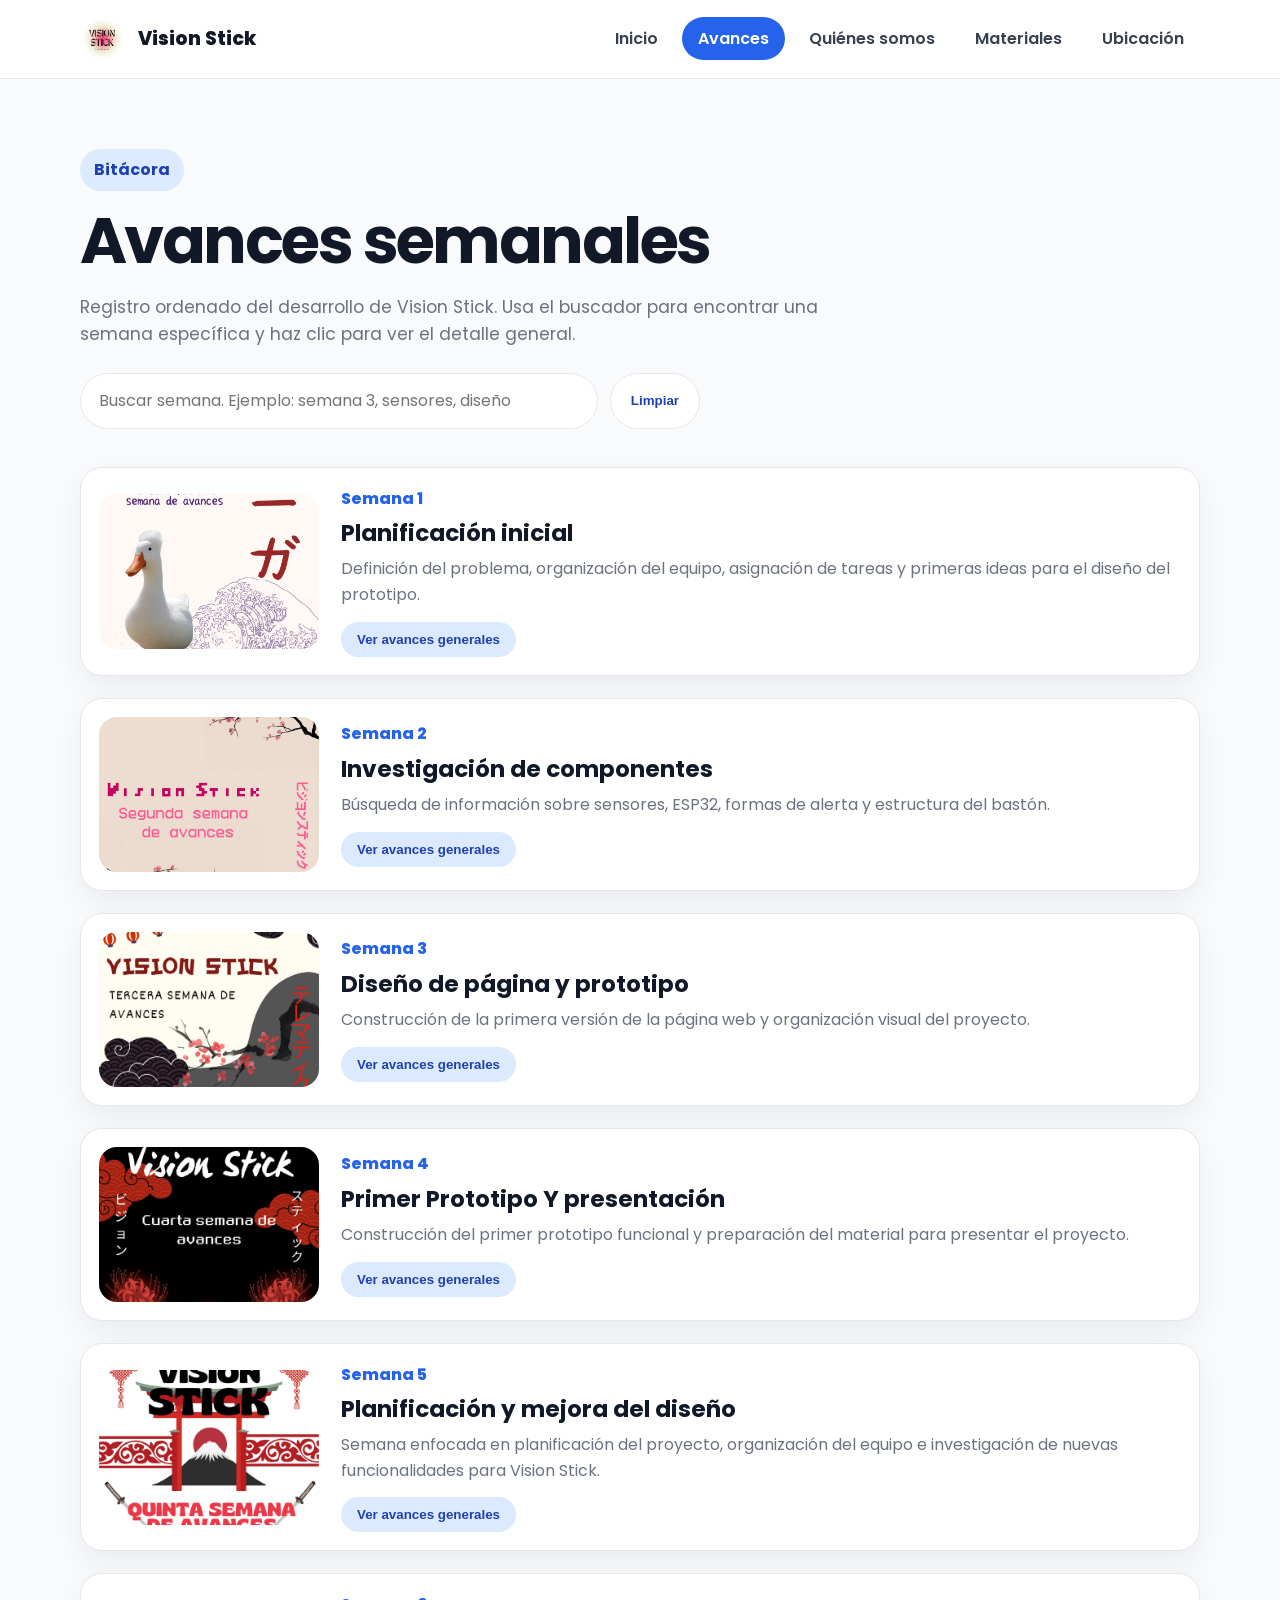
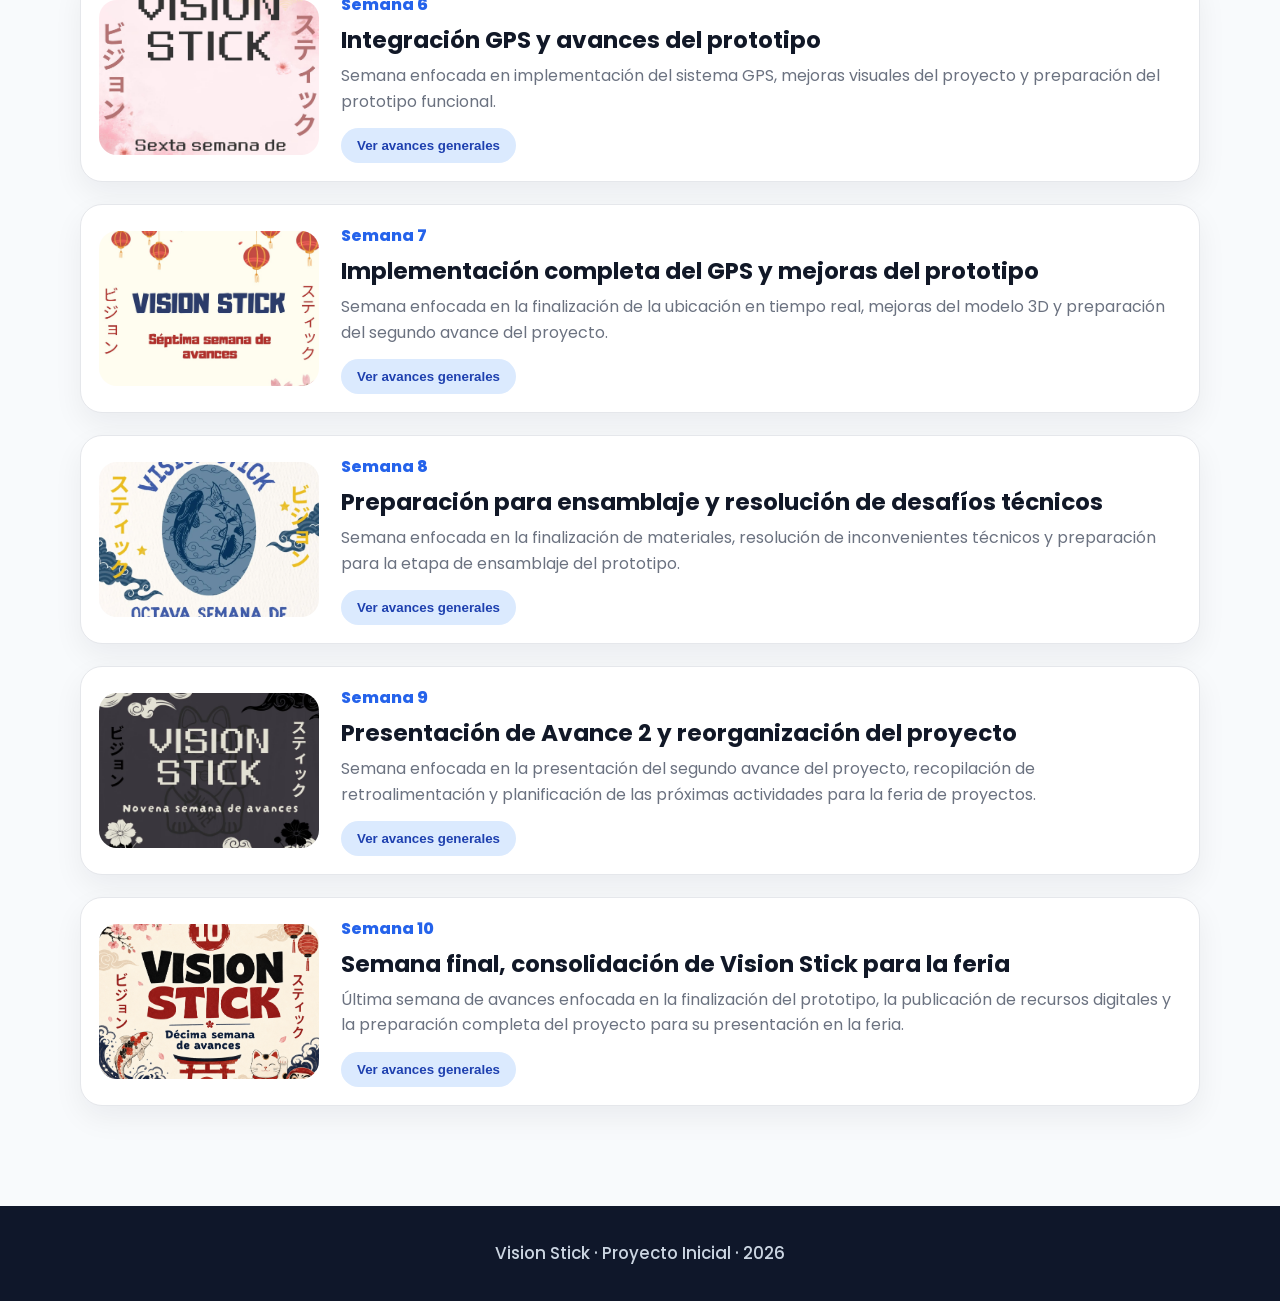
<file: avances.html>
<!DOCTYPE html>
<html lang="es">
<head>
  <meta charset="UTF-8" />
  <meta name="viewport" content="width=device-width, initial-scale=1.0" />
  <title>Avances | Vision Stick</title>
  <link rel="stylesheet" href="styles.css" />
  <link rel="icon" href="assets/logo.png" type="image/png">
  <script defer src="script.js"></script>
</head>
<body>
  <header class="site-header">
    <nav class="navbar container">
      <a class="brand" href="index.html"><img src="assets/logo.png" alt="Logo Vision Stick" /><span>Vision Stick</span></a>
      <button class="menu-toggle" aria-label="Abrir menú">☰</button>
      <ul class="nav-links"><li><a href="index.html">Inicio</a></li><li><a href="avances.html" class="active">Avances</a></li><li><a href="equipo.html">Quiénes somos</a></li><li><a href="materiales.html">Materiales</a></li><li><a href="ubicacion.html">Ubicación</a></li></ul>
    </nav>
  </header>

  <main class="page-main">
    <section class="page-hero container">
      <span class="tag">Bitácora</span>
      <h1>Avances semanales</h1>
      <p>Registro ordenado del desarrollo de Vision Stick. Usa el buscador para encontrar una semana específica y haz clic para ver el detalle general.</p>
      <div class="search-box"><input id="weekSearch" type="search" placeholder="Buscar semana. Ejemplo: semana 3, sensores, diseño" /><button id="clearSearch" class="btn secondary">Limpiar</button></div>
    </section>

    <section class="container timeline" id="timeline">
      <article class="week-card expandable-week" id="semana-1" data-week="semana 1 planificación compra materiales asignación tareas equipo">
        <img src="assets/Semana-1.png" alt="Evidencia semana 1" />
        <div><span>Semana 1</span><h2>Planificación inicial</h2><p>Definición del problema, organización del equipo, asignación de tareas y primeras ideas para el diseño del prototipo.</p><button class="read-more">Ver avances generales</button><div class="week-detail"><ul><li>Se definió la idea central del proyecto Vision Stick.</li><li>Se asignaron roles de trabajo por integrante.</li><li>Se comenzó la búsqueda de materiales y posibles componentes.</li><li>Se estableció la necesidad de documentar el proceso semanalmente.</li></ul></div></div>
      </article>
      <article class="week-card expandable-week" id="semana-2" data-week="semana 2 investigación sensores esp32 gps componentes materiales">
        <img src="assets/semana-2.jpeg" alt="Evidencia semana 2" />
        <div><span>Semana 2</span><h2>Investigación de componentes</h2><p>Búsqueda de información sobre sensores, ESP32, formas de alerta y estructura del bastón.</p><button class="read-more">Ver avances generales</button><div class="week-detail"><ul><li>Se investigó el funcionamiento de sensores ultrasónicos.</li><li>Se revisó el uso del ESP32 como controlador del sistema.</li><li>Se definió el uso de motores vibradores como forma de alerta.</li><li>Se compararon opciones para alimentar el prototipo con batería recargable.</li></ul></div></div>
      </article>
      <article class="week-card expandable-week" id="semana-3" data-week="semana 3 diseño página web identidad visual prototipo">
        <img src="assets/semana-3.jpeg" alt="Evidencia semana 3" />
        <div><span>Semana 3</span><h2>Diseño de página y prototipo</h2><p>Construcción de la primera versión de la página web y organización visual del proyecto.</p><button class="read-more">Ver avances generales</button><div class="week-detail"><ul><li>Se creó una página inicial para presentar el proyecto.</li><li>Se organizaron secciones como inicio, avances y equipo.</li><li>Se comenzó a definir la estética visual de Vision Stick.</li><li>Se preparó contenido para explicar el propósito del bastón.</li></ul></div></div>
      </article>
      <article class="week-card expandable-week" id="semana-4" data-week="semana 4 pruebas montaje programación conexiones">
        <img src="assets/semana-4.jpeg" alt="Evidencia semana 4" />
        <div><span>Semana 4</span><h2>Primer Prototipo Y presentación</h2><p>Construcción del primer prototipo funcional y preparación del material para presentar el proyecto.</p><button class="read-more">Ver avances generales</button><div class="week-detail"><ul><li>Se realizaron conexiones iniciales entre sensores y ESP32.</li><li>Se planteó la distancia e tener en cuenta para el proyecto</li><li>Se preparó la presentación del proyecto para la clase, profesor y ayudante.</li><li>Se probaron componentes y alimentación del sistema.</li></ul></div></div>
      </article>
      <article class="week-card expandable-week" id="semana-5" data-week="semana 5 documentación evidencia redes sociales presentación">
        <img src="assets/semana-5.jpg" alt="Evidencia semana 5" />
        <div><span>Semana 5</span><h2>Planificación y mejora del diseño</h2><p>Semana enfocada en planificación del proyecto, organización del equipo e investigación de nuevas funcionalidades para Vision Stick.</p><button class="read-more">Ver avances generales</button><div class="week-detail"><ul><li>Se organizó la planificación de las siguientes etapas del proyecto.</li><li>Se diseñó un modelo preliminar del bastón con distribución estimada de componentes.</li><li>Se analizaron posibles ubicaciones internas para sensores, batería y motores vibradores.</li><li>Se investigó la integración de GPS para localización del bastón.</li></ul></div></div>
      </article>
       <article class="week-card expandable-week" id="semana-6" data-week="semana 6">
        <img src="assets/semana-6.jpeg" alt="Evidencia semana 6" />
        <div><span>Semana 6</span><h2>Integración GPS y avances del prototipo</h2><p>Semana enfocada en implementación del sistema GPS, mejoras visuales del proyecto y preparación del prototipo funcional.</p><button class="read-more">Ver avances generales</button><div class="week-detail"><ul><li>Se completó la adquisición de todos los materiales necesarios para comenzar el ensamblaje del prototipo.</li><li>Se analizaron posibles ubicaciones internas para sensores, batería, GPS y motores vibradores.</li><li>Se implementó el módulo GPS NEO-M8N en la página principal para visualizar la ubicación del bastón.</li><li>Se presentó el proyecto a ayudantes de Proyecto Inicial, recibiendo feedback positivo e ideas para futuras mejoras.</li></ul></div>
      </article>
       <article class="week-card expandable-week" id="semana-7" data-week="semana 7">
        <img src="assets/Semana-7.jpeg" alt="Evidencia semana 7" />
        <div><span>Semana 7</span><h2>Implementación completa del GPS y mejoras del prototipo</h2><p>Semana enfocada en la finalización de la ubicación en tiempo real, mejoras del modelo 3D y preparación del segundo avance del proyecto.</p><button class="read-more">Ver avances generales</button><div class="week-detail"><ul><li>Se completó la implementación del sistema de ubicación en tiempo real, permitiendo visualizar la posición del prototipo directamente desde la página web.</li><li>Se realizaron mejoras significativas en el diseño y estructura del modelo 3D del bastón, avanzando hacia una representación más completa y funcional .</li><li>Se presentó la propuesta electrónica interna del proyecto, incluyendo sensores ultrasónicos, sistema de vibración y distribución de componentes. El profesor Nicolás Torres y el ayudante Christian Riquelme aprobaron el avance, entregando retroalimentación positiva sobre la solución propuesta.</li><li>Se avanzó en la preparación del segundo hito de evaluación, desarrollando la presentación y organizando la documentación necesaria para exponer los progresos del proyecto.</li></ul></div>
      </article>
      <article class="week-card expandable-week" id="semana-8" data-week="semana 8">
        <img src="assets/semana-8.png" alt="Evidencia semana 8" />
        <div><span>Semana 8</span><h2>Preparación para ensamblaje y resolución de desafíos técnicos</h2><p>Semana enfocada en la finalización de materiales, resolución de inconvenientes técnicos y preparación para la etapa de ensamblaje del prototipo.</p><button class="read-more">Ver avances generales</button><div class="week-detail"><ul><li>Se dejó definida la planificación para la etapa de ensamblaje del prototipo, organizando la integración de los componentes electrónicos y la estructura física del Vision Stick.</li><li>Se finalizó la presentación correspondiente al segundo avance del proyecto, incorporando los progresos técnicos y de diseño desarrollados durante las últimas semanas.</li><li>Durante las pruebas del sistema se detectó una falla en uno de los módulos ESP32 utilizados en el proyecto. Para asegurar la continuidad del desarrollo, se adquirió una nueva placa ESP32 y se realizaron nuevamente las pruebas de funcionamiento.</li><li>También se presentaron inconvenientes con algunos componentes electrónicos, incluyendo daños en el controlador ULN2003AN y en la antena del módulo GPS NEO-M8N. Como resultado, se tomó la decisión de reemplazar los componentes afectados e implementar temporalmente un módulo GPS NEO-6M para continuar con las pruebas y validaciones del sistema mientras se gestionaba la reposición del módulo principal.</li></ul></div>
      </article>
      <article class="week-card expandable-week" id="semana-9" data-week="semana 9">
        <img src="assets/semana-9.jpeg" alt="Evidencia semana 9" />
        <div><span>Semana 9</span><h2>Presentación de Avance 2 y reorganización del proyecto</h2><p>Semana enfocada en la presentación del segundo avance del proyecto, recopilación de retroalimentación y planificación de las próximas actividades para la feria de proyectos.</p><button class="read-more">Ver avances generales</button><div class="week-detail"><ul><li>Se expusieron los principales avances técnicos, de diseño y planificación del proyecto.</li><li>La presentación tuvo una recepción positiva y permitió validar la dirección general del proyecto.</li><li>Se comenzó a recopilar información, evidencias y material de apoyo para la feria de proyectos, instancia en la que se presentará el funcionamiento y propósito de nuestro proyecto con mayor profundidad.</li><li>Se definió un plan de contingencia para reorganizar tareas y retomar el cronograma original durante la semana siguiente.</li></ul></div>
      </article>
      <article class="week-card expandable-week" id="semana-10" data-week="semana 10">
        <img src="assets/semana-10.png" alt="Evidencia semana 10" />
        <div><span>Semana 10</span><h2>Semana final, consolidación de Vision Stick para la feria</h2><p>Última semana de avances enfocada en la finalización del prototipo, la publicación de recursos digitales y la preparación completa del proyecto para su presentación en la feria.</p><button class="read-more">Ver avances generales</button><div class="week-detail"><ul><li>Se finalizó el armado físico del bastón Vision Stick, integrando estructura, electrónica, sensores, vibración y piezas del prototipo.</li><li>Se publicó el video promocional del proyecto, destacando su propósito, funcionamiento e impacto esperado.</li><li>Se actualizó la página web con una sección especial de materiales, incluyendo descripciones de los componentes utilizados.</li><li>Se incorporaron los modelos 3D usados en el prototipo, permitiendo su visualización y descarga para fomentar la replicabilidad del proyecto.</li><li>Se completaron los folletos informativos para la feria, incorporando información del sistema, diseño visual y códigos QR.</li><li>Se realizó la preparación final para la feria de proyectos, revisando el prototipo y organizando los recursos de exposición.</li><li>Con esta semana, Vision Stick cierra su etapa de avances con una versión más completa, documentada y lista para ser presentada.</li></ul></div>
      </article>
    </section>
  </main>
  <footer class="footer"><div class="container footer-simple">Vision Stick · Proyecto Inicial · 2026</div></footer>
</body>
</html>
</file>
<file: styles.css>
@import url('https://fonts.googleapis.com/css2?family=Poppins:wght@400;500;600;700;800&display=swap');
:root{--primary:#2563eb;--primary-dark:#1e40af;--accent:#14b8a6;--text:#111827;--muted:#6b7280;--bg:#f8fafc;--card:#ffffff;--line:#e5e7eb;--soft:#eef6ff;--radius:22px;--shadow:0 18px 45px rgba(15,23,42,.10)}
*{box-sizing:border-box;margin:0;padding:0}html{scroll-behavior:smooth}body{font-family:Poppins,Arial,sans-serif;background:var(--bg);color:var(--text);line-height:1.6}img{max-width:100%;display:block}a{text-decoration:none;color:inherit}.container{width:min(1120px,92%);margin:auto}.site-header{position:sticky;top:0;z-index:10;background:rgba(255,255,255,.88);backdrop-filter:blur(14px);border-bottom:1px solid var(--line)}.navbar{height:78px;display:flex;align-items:center;justify-content:space-between}.brand{display:flex;align-items:center;gap:12px;font-weight:800;font-size:1.2rem}.brand img{width:46px;height:46px;border-radius:12px;object-fit:cover}.nav-links{display:flex;align-items:center;gap:8px;list-style:none}.nav-links a{padding:10px 16px;border-radius:999px;font-weight:600;color:#374151}.nav-links a:hover,.nav-links a.active{background:var(--primary);color:white}.menu-toggle{display:none;border:0;background:var(--primary);color:#fff;font-size:1.5rem;border-radius:12px;padding:8px 12px}.hero{padding:80px 0;background:linear-gradient(135deg,#eff6ff 0%,#ffffff 55%,#ecfeff 100%)}.hero-grid{display:grid;grid-template-columns:1.05fr .95fr;gap:48px;align-items:center}.tag{display:inline-flex;background:#dbeafe;color:var(--primary-dark);font-weight:700;border-radius:999px;padding:8px 14px;margin-bottom:16px}.hero h1,.page-hero h1{font-size:clamp(2.2rem,5vw,4.4rem);line-height:1.05;margin-bottom:20px;letter-spacing:-.04em}.hero p,.page-hero p,.section-heading p{font-size:1.08rem;color:var(--muted);max-width:760px}.hero-actions{display:flex;gap:14px;flex-wrap:wrap;margin-top:28px}.btn{display:inline-flex;align-items:center;justify-content:center;border-radius:999px;padding:12px 20px;font-weight:700;border:1px solid transparent;cursor:pointer}.primary{background:var(--primary);color:#fff}.primary:hover{background:var(--primary-dark)}.secondary{background:#fff;color:var(--primary-dark);border-color:var(--line)}.hero-card{position:relative;background:#fff;padding:16px;border-radius:30px;box-shadow:var(--shadow)}.hero-card img{height:390px;width:100%;object-fit:cover;border-radius:24px}.status-card{position:absolute;left:34px;bottom:34px;background:rgba(255,255,255,.92);backdrop-filter:blur(8px);padding:14px 18px;border-radius:18px;box-shadow:0 10px 28px rgba(0,0,0,.14)}.status-card strong,.status-card span{display:block}.status-card span{color:var(--muted);font-size:.9rem}.section{padding:78px 0}.section-heading{text-align:center;margin-bottom:34px}.section-heading h2,.split-card h2{font-size:clamp(1.9rem,4vw,3rem);line-height:1.15;margin-bottom:12px}.info-grid,.tech-grid,.contact-grid,.roles-grid,.team-grid{display:grid;gap:22px}.info-grid{grid-template-columns:repeat(3,1fr)}.info-card,.tech-card,.contact-card,.role-card,.member-card{background:var(--card);border:1px solid var(--line);border-radius:var(--radius);padding:24px;box-shadow:0 12px 30px rgba(15,23,42,.06)}.info-card h3,.tech-card h3,.contact-card h3,.role-card h2,.member-card h3{margin-bottom:8px}.info-card p,.tech-card p,.contact-card p,.role-card span,.member-card p{color:var(--muted)}.soft-bg{background:var(--soft)}.tech-grid,.contact-grid{grid-template-columns:repeat(3,1fr)}.tech-card img{height:210px;width:100%;object-fit:cover;border-radius:18px;margin-bottom:18px}.contact-card{transition:.2s}.contact-card:hover{transform:translateY(-5px);box-shadow:var(--shadow)}.contact-card img{height:170px;width:100%;object-fit:cover;border-radius:18px;margin-bottom:16px}.split-card{display:flex;align-items:center;justify-content:space-between;gap:24px;background:#0f172a;color:white;padding:36px;border-radius:30px}.split-card p{color:#cbd5e1;max-width:720px}.page-main{padding-bottom:60px}.page-hero{padding:70px 0 38px}.search-box{display:flex;gap:12px;margin-top:24px;max-width:620px}.search-box input{width:100%;padding:14px 18px;border-radius:999px;border:1px solid var(--line);font:inherit;outline:none}.search-box input:focus{border-color:var(--primary);box-shadow:0 0 0 4px #dbeafe}.timeline{display:grid;gap:22px}.week-card{display:grid;grid-template-columns:220px 1fr;gap:22px;align-items:center;background:#fff;border:1px solid var(--line);border-radius:var(--radius);padding:18px;box-shadow:0 12px 30px rgba(15,23,42,.06);scroll-margin-top:95px}.week-card img{height:155px;width:100%;object-fit:cover;border-radius:18px}.week-card span{font-weight:800;color:var(--primary)}.week-card h2{font-size:1.45rem;margin:4px 0}.week-card p{color:var(--muted)}.week-card.hidden{display:none}.roles-grid{grid-template-columns:repeat(2,1fr);margin-bottom:20px}.role-card p{font-weight:800;margin-bottom:6px}.team-grid{grid-template-columns:repeat(4,1fr)}.member-card{text-align:center}.member-card img{width:120px;height:120px;border-radius:50%;object-fit:cover;margin:0 auto 14px}.footer{background:#0f172a;color:#e5e7eb;padding:34px 0;margin-top:40px}.footer-grid{display:grid;grid-template-columns:1.3fr .7fr .8fr;gap:24px;align-items:center}.footer p{color:#cbd5e1;margin-top:10px}.footer-links{display:grid;gap:8px}.footer-links a:hover{color:#93c5fd}.footer-logos{display:flex;gap:12px;justify-content:flex-end}.footer-logos img{height:64px;width:110px;object-fit:cover;border-radius:14px;background:white}.footer-simple{width:100%;text-align:center;color:#cbd5e1;font-size:1.05rem;font-weight:500}.footer-brand img{width:42px;height:42px}
@media (max-width:860px){.menu-toggle{display:block}.nav-links{position:absolute;top:78px;left:0;right:0;display:none;flex-direction:column;background:white;border-bottom:1px solid var(--line);padding:18px}.nav-links.open{display:flex}.hero-grid,.info-grid,.tech-grid,.contact-grid,.roles-grid,.team-grid,.footer-grid{grid-template-columns:1fr}.hero{padding:48px 0}.hero-card img{height:280px}.split-card{display:block}.split-card .btn{margin-top:20px}.week-card{grid-template-columns:1fr}.footer-logos{justify-content:flex-start}.search-box{flex-direction:column}.section{padding:54px 0}}
.materials-grid{display:grid;grid-template-columns:repeat(2,1fr);gap:20px}.material-card{background:#fff;border:1px solid var(--line);border-radius:var(--radius);box-shadow:0 12px 30px rgba(15,23,42,.06);overflow:hidden}.expand-btn{width:100%;border:0;background:#fff;display:flex;align-items:center;justify-content:space-between;gap:14px;padding:22px 24px;font:inherit;font-weight:800;color:var(--text);cursor:pointer;text-align:left}.expand-btn b{width:34px;height:34px;border-radius:50%;background:#dbeafe;color:var(--primary-dark);display:grid;place-items:center;font-size:1.25rem;flex:0 0 auto}.expand-content,.week-detail,.member-detail{display:none;color:var(--muted)}.material-card .expand-content{padding:0 24px 24px}.expandable-card.open .expand-content,.expandable-week.open .week-detail,.expandable-member.open .member-detail{display:block}.expandable-card.open .expand-btn b{background:var(--primary);color:#fff}.dark-tag{background:rgba(255,255,255,.14);color:#fff}.read-more{margin-top:14px;border:0;background:#dbeafe;color:var(--primary-dark);font-weight:800;border-radius:999px;padding:10px 16px;cursor:pointer}.read-more:hover{background:var(--primary);color:#fff}.week-detail{margin-top:14px;background:#f8fafc;border:1px solid var(--line);border-radius:18px;padding:16px 18px}.week-detail ul{padding-left:18px}.week-detail li{margin:7px 0;color:#4b5563}.member-card{cursor:pointer;transition:.2s}.member-card:hover{transform:translateY(-4px);box-shadow:var(--shadow)}.member-detail{margin-top:14px;padding-top:14px;border-top:1px solid var(--line);font-size:.92rem;text-align:left}.member-card.highlight{outline:3px solid #bfdbfe;box-shadow:var(--shadow)}.member-card.hidden{display:none}.no-results{grid-column:1/-1;background:#fff;border:1px dashed var(--line);border-radius:var(--radius);padding:24px;text-align:center;color:var(--muted)}
@media (max-width:860px){.materials-grid{grid-template-columns:1fr}.expand-btn{padding:20px}.material-card .expand-content{padding:0 20px 20px}}
.material-img{width:100%;height:170px;object-fit:cover;border-bottom:1px solid var(--line);background:#eef6ff}.material-card .expand-btn{border-radius:0}.material-card.open .material-img{filter:saturate(1.08)}
.section-description{
    text-align: center;
    max-width: 850px;
    margin: 0 auto 40px;
    color: #cfcfcf;
    line-height: 1.7;
    font-size: 1rem;
}
.team-grida{
    display: flex;
    justify-content: center;
    align-items: stretch;
    gap: 40px;
    flex-wrap: wrap;
    margin-top: 40px;
}
.team-card{
    width: 320px;
    background: #111827;
    border-radius: 18px;
    overflow: hidden;
    box-shadow: 0 4px 20px rgba(0,0,0,0.25);
    transition: transform 0.3s ease;
}
.team-card:hover{
    transform: translateY(-5px);
}
.team-img{
    width: 100%;
    height: 320px;
    object-fit: cover;
    object-position: center;
    display: block;
}
.team-info{
    padding: 20px;
    text-align: center;
}
.team-role{
    color: #00bfff;
    font-weight: 600;
    margin: 10px 0;
}
.team-text{
    color: #d9d9d9;
    line-height: 1.6;
}
.loc-hero{
  padding:72px 0 36px;
  background:radial-gradient(circle at top left, rgba(20,184,166,.25), transparent 34%), linear-gradient(135deg,#eef7ff,#f9fbff);
}
.loc-hero-grid{
  display:grid;
  grid-template-columns:1.2fr .8fr;
  gap:34px;
  align-items:center;
}
.loc-badge{
  display:inline-block;
  background:#dff7f3;
  color:#0f766e;
  padding:9px 14px;
  border-radius:999px;
  font-weight:800;
  margin-bottom:18px;
}
.loc-hero-text h1{
  font-size:clamp(2.2rem,5vw,4.4rem);
  line-height:1.05;
  margin:0 0 18px;
  letter-spacing:-.04em;
}
.loc-hero-text p{
  color:var(--muted);
  font-size:1.08rem;
  line-height:1.8;
  max-width:680px;
}
.loc-search-card,
.loc-status-card,
.loc-result-panel,
.loc-map-panel,
.loc-step-card{
  background:var(--card);
  border:1px solid var(--line);
  box-shadow:0 18px 40px rgba(37,99,235,.12);
  border-radius:var(--radius);
}
.loc-search-card{
  padding:22px;
  margin-top:28px;
}
.loc-search-card label{
  display:block;
  font-weight:800;
  margin-bottom:12px;
}
.loc-search-box{
  display:flex;
  gap:12px;
}
.loc-search-box input{
  flex:1;
  border:1px solid var(--line);
  border-radius:16px;
  padding:15px 16px;
  font-size:1rem;
  outline:none;
  font-family:inherit;
}
.loc-search-box input:focus{
  border-color:var(--primary);
  box-shadow:0 0 0 4px rgba(37,99,235,.12);
}
.loc-search-box button{
  border:none;
  border-radius:16px;
  background:var(--primary);
  color:white;
  font-weight:800;
  padding:0 24px;
  cursor:pointer;
  font-family:inherit;
}
.loc-search-box button:hover{
  background:var(--primary-dark);
}
.loc-search-card small{
  display:block;
  margin-top:10px;
  color:var(--muted);
}
.loc-status-card{
  padding:28px;
  text-align:center;
}
.loc-status-icon{
  width:82px;
  height:82px;
  display:grid;
  place-items:center;
  margin:0 auto 16px;
  border-radius:50%;
  background:#e8f0ff;
  font-size:2.2rem;
}
.loc-status-card h2{
  margin:0 0 8px;
}
.loc-status-card p{
  color:var(--muted);
}
.loc-status-list{
  display:grid;
  gap:12px;
  margin-top:22px;
}
.loc-status-list div{
  display:flex;
  justify-content:space-between;
  gap:16px;
  padding:13px 14px;
  background:#f8fbff;
  border-radius:14px;
  border:1px solid var(--line);
}
.loc-status-list span{
  color:var(--muted);
}
.loc-dashboard{
  padding:46px 0;
}
.loc-dashboard-grid{
  display:grid;
  grid-template-columns:.85fr 1.15fr;
  gap:26px;
  align-items:stretch;
}
.loc-result-panel,
.loc-map-panel{
  padding:24px;
  position:relative;
}
.loc-result{
  color:var(--muted);
  line-height:1.8;
  padding:18px;
  border-radius:16px;
  background:#f8fbff;
  border:1px solid var(--line);
}
.loc-result strong{
  color:var(--text);
}
.loc-mini-info{
  display:grid;
  gap:14px;
  margin-top:18px;
}
.loc-mini-info div{
  padding:16px;
  background:#f8fbff;
  border-radius:16px;
  border:1px solid var(--line);
}
.loc-mini-info span{
  display:block;
  color:var(--muted);
  font-size:.9rem;
  margin-bottom:6px;
}
.loc-map-panel iframe{
  border:0;
  border-radius:18px;
  background:#eef4fb;
}
.loc-map-placeholder{
  position:absolute;
  inset:24px;
  display:grid;
  place-items:center;
  text-align:center;
  color:var(--muted);
  background:#eef4fb;
  border-radius:18px;
  padding:30px;
  pointer-events:none;
}
.loc-map-placeholder.loc-hidden{
  display:none;
}
.loc-how{
  padding:40px 0 80px;
}
.loc-how h2{
  text-align:center;
  font-size:2rem;
  margin-bottom:28px;
}
.loc-steps-grid{
  display:grid;
  grid-template-columns:repeat(3,1fr);
  gap:22px;
}
.loc-step-card{
  padding:24px;
}
.loc-step-card span{
  width:42px;
  height:42px;
  display:grid;
  place-items:center;
  border-radius:50%;
  background:var(--accent);
  color:white;
  font-weight:900;
  margin-bottom:14px;
}
.loc-step-card h3{
  margin:0 0 10px;
}
.loc-step-card p{
  color:var(--muted);
  line-height:1.7;
}
@media(max-width:860px){
  .loc-hero-grid,
  .loc-dashboard-grid,
  .loc-steps-grid{
    grid-template-columns:1fr;
  }
  .loc-search-box{
    flex-direction:column;
  }
  .loc-search-box button{
    padding:15px;
  }
}
.loc-map-panel{
  position: relative;
  padding: 30px;
}
.loc-map-leaflet{
  width: 100%;
  height: 430px;
  border-radius: 18px;
  overflow: hidden;
  z-index: 1;
  background: #eef4fb;
}
.map-controls{
  display: flex;
  gap: 12px;
  flex-wrap: wrap;
  margin-bottom: 16px;
}
.map-controls button{
  border: none;
  border-radius: 999px;
  padding: 11px 18px;
  font-weight: 700;
  cursor: pointer;
  background: #2563eb;
  color: white;
  transition: 0.2s ease;
}
.map-controls button:hover{
  background: #1e40af;
  transform: translateY(-2px);
}
#volverBaston{
  background: #e8f0ff;
  color: #2563eb;
}
.loc-map-placeholder.loc-hidden{
  display: none;
}
.mat-hero{
  padding:72px 0 42px;
  background:radial-gradient(circle at top left, rgba(37,99,235,.18), transparent 34%),linear-gradient(135deg,#eef7ff,#ffffff);
}
.mat-hero-grid{
  display:grid;
  grid-template-columns:1.15fr .85fr;
  gap:34px;
  align-items:center;
}
.mat-hero-text h1{
  font-size:clamp(2.1rem,4.8vw,4.1rem);
  line-height:1.05;
  letter-spacing:-.04em;
  margin:12px 0 18px;
}
.mat-hero-text p{
  color:var(--muted);
  font-size:1.08rem;
  line-height:1.8;
  max-width:760px;
}
.mat-hero-card{
  position:relative;
  background:white;
  border:1px solid var(--line);
  border-radius:30px;
  padding:16px;
  box-shadow:var(--shadow);
}
.mat-hero-card img{
  width:100%;
  height:360px;
  object-fit:cover;
  border-radius:22px;
}
.mat-open-card{
  position:absolute;
  left:32px;
  right:32px;
  bottom:32px;
  display:grid;
  gap:4px;
  background:rgba(15,23,42,.88);
  color:white;
  padding:16px 18px;
  border-radius:18px;
  backdrop-filter:blur(10px);
}
.mat-open-card span{color:#cbd5e1}.mat-summary{padding-top:28px;padding-bottom:28px}.mat-summary-grid{display:grid;grid-template-columns:repeat(3,1fr);gap:18px}.mat-summary-grid article{background:white;border:1px solid var(--line);border-radius:22px;padding:22px;text-align:center;box-shadow:0 12px 30px rgba(15,23,42,.06)}.mat-summary-grid strong{display:block;font-size:2rem;color:var(--primary);line-height:1}.mat-summary-grid span{display:block;margin-top:8px;color:var(--muted);font-weight:700}.mat-grid{display:grid;grid-template-columns:repeat(3,1fr);gap:20px}.mat-card{background:white;border:1px solid var(--line);border-radius:var(--radius);box-shadow:0 12px 30px rgba(15,23,42,.06);overflow:hidden}.mat-card img{width:100%;height:185px;object-fit:cover;background:#eef6ff;border-bottom:1px solid var(--line)}.mat-card h4{margin:0 0 8px;color:var(--text)}.mat-card .expand-content p{margin:0;color:var(--muted);line-height:1.65}.mat-index-cta .mat-cta-card{background:linear-gradient(135deg,#0f172a,#1e3a8a)}.model-grid{display:grid;grid-template-columns:repeat(2,1fr);gap:24px}.model-card{background:white;border:1px solid var(--line);border-radius:28px;box-shadow:0 12px 30px rgba(15,23,42,.06);overflow:hidden}.model-viewer{position:relative;width:100%;height:330px;background:#f3f7fb;border-bottom:1px solid var(--line)}.model-viewer canvas{display:block;width:100%!important;height:100%!important}.model-loading,.model-error{position:absolute;inset:0;display:grid;place-items:center;text-align:center;color:var(--muted);padding:22px;font-weight:700}.model-info{padding:22px}.model-ext{display:inline-block;background:#dbeafe;color:var(--primary-dark);font-weight:800;border-radius:999px;padding:7px 12px;font-size:.85rem;margin-bottom:12px}.model-info h3{margin:0 0 10px;font-size:1.25rem}.model-info p{color:var(--muted);line-height:1.65;margin:0}.model-actions{display:flex;gap:12px;flex-wrap:wrap;margin-top:18px}.small-btn{padding:10px 15px;font-size:.92rem}.model-reset{border:0;font-family:inherit;cursor:pointer}.footer-links a[href="materiales.html"]:hover{color:#93c5fd}
@media (max-width:980px){.mat-hero-grid,.model-grid{grid-template-columns:1fr}.mat-grid{grid-template-columns:repeat(2,1fr)}}
@media (max-width:680px){.mat-summary-grid,.mat-grid{grid-template-columns:1fr}.mat-hero-card img{height:260px}.model-viewer{height:280px}.model-actions{display:grid}.small-btn{text-align:center}}
.mat-hero-text h1{
  max-width: 980px;
}
.mat-open-card strong::after{
  content: "";
}
.mat-grid{
  grid-template-columns: repeat(2, minmax(0, 1fr));
  gap: 28px;
  align-items: stretch;
}
.mat-card{
  border-radius: 30px;
  overflow: hidden;
  box-shadow: 0 18px 42px rgba(15, 23, 42, .08);
  transition: transform .25s ease, box-shadow .25s ease, border-color .25s ease;
}
.mat-card:hover{
  transform: translateY(-5px);
  box-shadow: 0 24px 55px rgba(37, 99, 235, .13);
  border-color: #bfdbfe;
}
.mat-card img{
  height: 260px;
  object-fit: contain;
  padding: 24px;
  background: linear-gradient(135deg, #eef6ff, #f8fbff);
}
.mat-card .expand-btn{
  padding: 24px 28px 10px;
  align-items: flex-start;
}
.mat-card .expand-btn span{
  font-size: 1.22rem;
  line-height: 1.25;
  color: #0f172a;
}
.mat-card .expand-btn b{
  margin-top: -2px;
  background: #2563eb;
  color: #fff;
  box-shadow: 0 10px 24px rgba(37, 99, 235, .22);
}
.mat-card .expand-content{
  display: block;
  padding: 0 28px 28px;
}
.mat-card .expand-content h4{
  font-size: 1.05rem;
  color: #1d4ed8;
  margin: 4px 0 10px;
}
.mat-card .expand-content p{
  font-size: 1.02rem;
  line-height: 1.78;
  color: #475569;
}
.mat-card .expand-content p strong{
  color: #0f172a;
}
.model-grid{
  gap: 30px;
}
.model-card{
  border-radius: 30px;
  box-shadow: 0 18px 42px rgba(15, 23, 42, .08);
  transition: transform .25s ease, box-shadow .25s ease, border-color .25s ease;
}
.model-card:hover{
  transform: translateY(-4px);
  box-shadow: 0 24px 55px rgba(37, 99, 235, .12);
  border-color: #bfdbfe;
}
.model-viewer{
  height: 380px;
  background: radial-gradient(circle at 50% 42%, #ffffff 0, #edf5ff 48%, #e6effa 100%);
}
.model-loading,
.model-error{
  font-size: 1rem;
  color: #475569;
  background: linear-gradient(135deg, rgba(255,255,255,.9), rgba(239,246,255,.92));
}
.model-loading::before{
  content: "↻";
  display: grid;
  place-items: center;
  width: 46px;
  height: 46px;
  border-radius: 50%;
  margin: 0 auto 12px;
  background: #dbeafe;
  color: #2563eb;
  font-size: 1.4rem;
  animation: modelSpin 1.2s linear infinite;
}
@keyframes modelSpin{
  to{ transform: rotate(360deg); }
}
.model-info{
  padding: 26px 28px 30px;
}
.model-info h3{
  font-size: 1.45rem;
  letter-spacing: -.02em;
}
.model-info p{
  font-size: 1.02rem;
  line-height: 1.78;
}
.model-ext{
  background: #e0ecff;
  color: #1d4ed8;
}
.model-actions .btn{
  white-space: nowrap;
}
@media (max-width: 980px){
  .mat-grid{
    grid-template-columns: 1fr;
  }
  .mat-card img{
    height: 300px;
  }
}
@media (max-width: 680px){
  .mat-card img{
    height: 235px;
    padding: 18px;
  }
  .model-viewer{
    height: 300px;
  }
  .mat-card .expand-btn,
  .mat-card .expand-content,
  .model-info{
    padding-left: 22px;
    padding-right: 22px;
  }
}
.mat-hero-text h1{
  max-width: 900px;
}
.mat-grid{
  grid-template-columns: repeat(2, minmax(0, 1fr)) !important;
  gap: 34px !important;
}
.mat-card{
  border-radius: 30px !important;
  overflow: hidden;
  box-shadow: 0 18px 45px rgba(15, 23, 42, .08) !important;
}
.mat-card img{
  width: 100% !important;
  height: 300px !important;
  object-fit: contain !important;
  padding: 28px !important;
  background: linear-gradient(135deg, #eef6ff, #f8fbff) !important;
  border-bottom: 1px solid #dbe7f3 !important;
}
.mat-card img[src*="material-pvc"],
.mat-card img[src*="prototipo"]{
  object-fit: contain !important;
  padding: 18px !important;
}
.mat-card .expand-btn{
  padding: 26px 30px 16px !important;
  align-items: center !important;
  background: #fff !important;
}
.mat-card .expand-btn span{
  font-size: 1.35rem !important;
  line-height: 1.25 !important;
  letter-spacing: -.02em;
}
.mat-card .expand-btn b{
  width: 44px !important;
  height: 44px !important;
  font-size: 1.4rem !important;
  background: #dbeafe !important;
  color: #1d4ed8 !important;
}
.mat-card.open .expand-btn b{
  background: #2563eb !important;
  color: #fff !important;
}
.mat-card .expand-content{
  padding: 0 30px 30px !important;
  border-top: 0 !important;
}
.expandable-card:not(.open) .expand-content{
  display: none !important;
}
.expandable-card.open .expand-content{
  display: block !important;
}
.mat-card .expand-content h4{
  margin: 0 0 12px !important;
  color: #1d4ed8 !important;
  font-size: 1.12rem !important;
  font-weight: 900 !important;
}
.mat-card .expand-content p{
  margin: 0 !important;
  color: #475569 !important;
  font-size: 1.03rem !important;
  line-height: 1.78 !important;
}
.model-viewer{
  height: 390px !important;
}
.model-loading,
.model-error{
  z-index: 2;
}
@media (max-width: 980px){
  .mat-grid{
    grid-template-columns: 1fr !important;
  }
  .mat-card img{
    height: 280px !important;
  }
}
@media (max-width: 680px){
  .mat-card img{
    height: 230px !important;
    padding: 18px !important;
  }
  .mat-card .expand-btn{
    padding: 22px 22px 14px !important;
  }
  .mat-card .expand-content{
    padding: 0 22px 24px !important;
  }
}
.model-viewer{
  min-height: 380px;
  position: relative;
}
.model-viewer canvas{
  display:block;
  width:100% !important;
  height:100% !important;
}
.model-loading,
.model-error{
  position:absolute;
  inset:0;
  display:flex;
  align-items:center;
  justify-content:center;
  text-align:center;
  padding:24px;
  color:#64748b;
  font-weight:800;
  background:#f3f8ff;
  z-index:5;
}
.model-error strong{color:#0f172a;}
.promo-video-section{position:relative;overflow:hidden;background:radial-gradient(circle at 12% 20%,rgba(37,99,235,.12),transparent 28%),radial-gradient(circle at 88% 70%,rgba(20,184,166,.13),transparent 30%),linear-gradient(135deg,#ffffff 0%,#eff6ff 48%,#ecfeff 100%)}
.promo-video-card{display:grid;grid-template-columns:.9fr 1.1fr;align-items:center;gap:34px;background:rgba(255,255,255,.78);border:1px solid rgba(191,219,254,.9);border-radius:34px;padding:34px;box-shadow:var(--shadow);backdrop-filter:blur(12px)}
.promo-video-text h2{font-size:clamp(2rem,4vw,3.1rem);line-height:1.08;letter-spacing:-.035em;margin-bottom:14px}
.promo-video-text p{color:var(--muted);font-size:1.05rem;max-width:620px}
.promo-video-points{display:flex;flex-wrap:wrap;gap:10px;margin-top:22px}
.promo-video-points span{display:inline-flex;align-items:center;gap:8px;background:#fff;border:1px solid var(--line);color:#374151;font-weight:700;border-radius:999px;padding:9px 13px;box-shadow:0 8px 22px rgba(15,23,42,.06)}
.promo-video-points span::before{content:"";width:8px;height:8px;border-radius:50%;background:var(--primary)}
.promo-video-wrapper{min-width:0;width:100%}
.promo-video-link{position:relative;display:block;width:100%;aspect-ratio:16/9;overflow:hidden;border-radius:28px;background:#0f172a;text-decoration:none;border:1px solid rgba(15,23,42,.18);box-shadow:0 24px 55px rgba(15,23,42,.24)}
.promo-video-link img{width:100%;height:100%;object-fit:cover;display:block;filter:brightness(.72);transition:transform .35s ease,filter .35s ease}
.promo-video-link:hover img{transform:scale(1.04);filter:brightness(.55)}
.promo-video-link::before{content:"Video promocional";position:absolute;top:16px;left:16px;z-index:3;padding:8px 14px;border-radius:999px;background:rgba(15,23,42,.86);color:#fff;font-size:.85rem;font-weight:800}
.promo-video-overlay{position:absolute;inset:0;z-index:2;display:flex;flex-direction:column;align-items:center;justify-content:center;gap:10px;padding:24px;text-align:center;color:#fff;background:radial-gradient(circle at center,rgba(37,99,235,.30),transparent 42%),linear-gradient(180deg,rgba(15,23,42,.10),rgba(15,23,42,.58))}
.play-button{width:78px;height:78px;display:grid;place-items:center;border-radius:50%;background:#2563eb;color:#fff;font-size:2rem;box-shadow:0 16px 35px rgba(37,99,235,.35);transition:transform .25s ease,background .25s ease}
.promo-video-link:hover .play-button{transform:scale(1.08);background:#1d4ed8}
.promo-video-overlay span{font-size:clamp(1.3rem,3vw,2rem);font-weight:900}
.promo-video-overlay small{font-size:.95rem;font-weight:700;opacity:.9}
@media (max-width:900px){.promo-video-card{grid-template-columns:1fr;padding:24px}}
@media (max-width:560px){.promo-video-card{border-radius:26px;padding:18px}.promo-video-link{border-radius:20px}.promo-video-link::before{top:12px;left:12px;font-size:.75rem}.play-button{width:62px;height:62px;font-size:1.55rem}}
</file>
